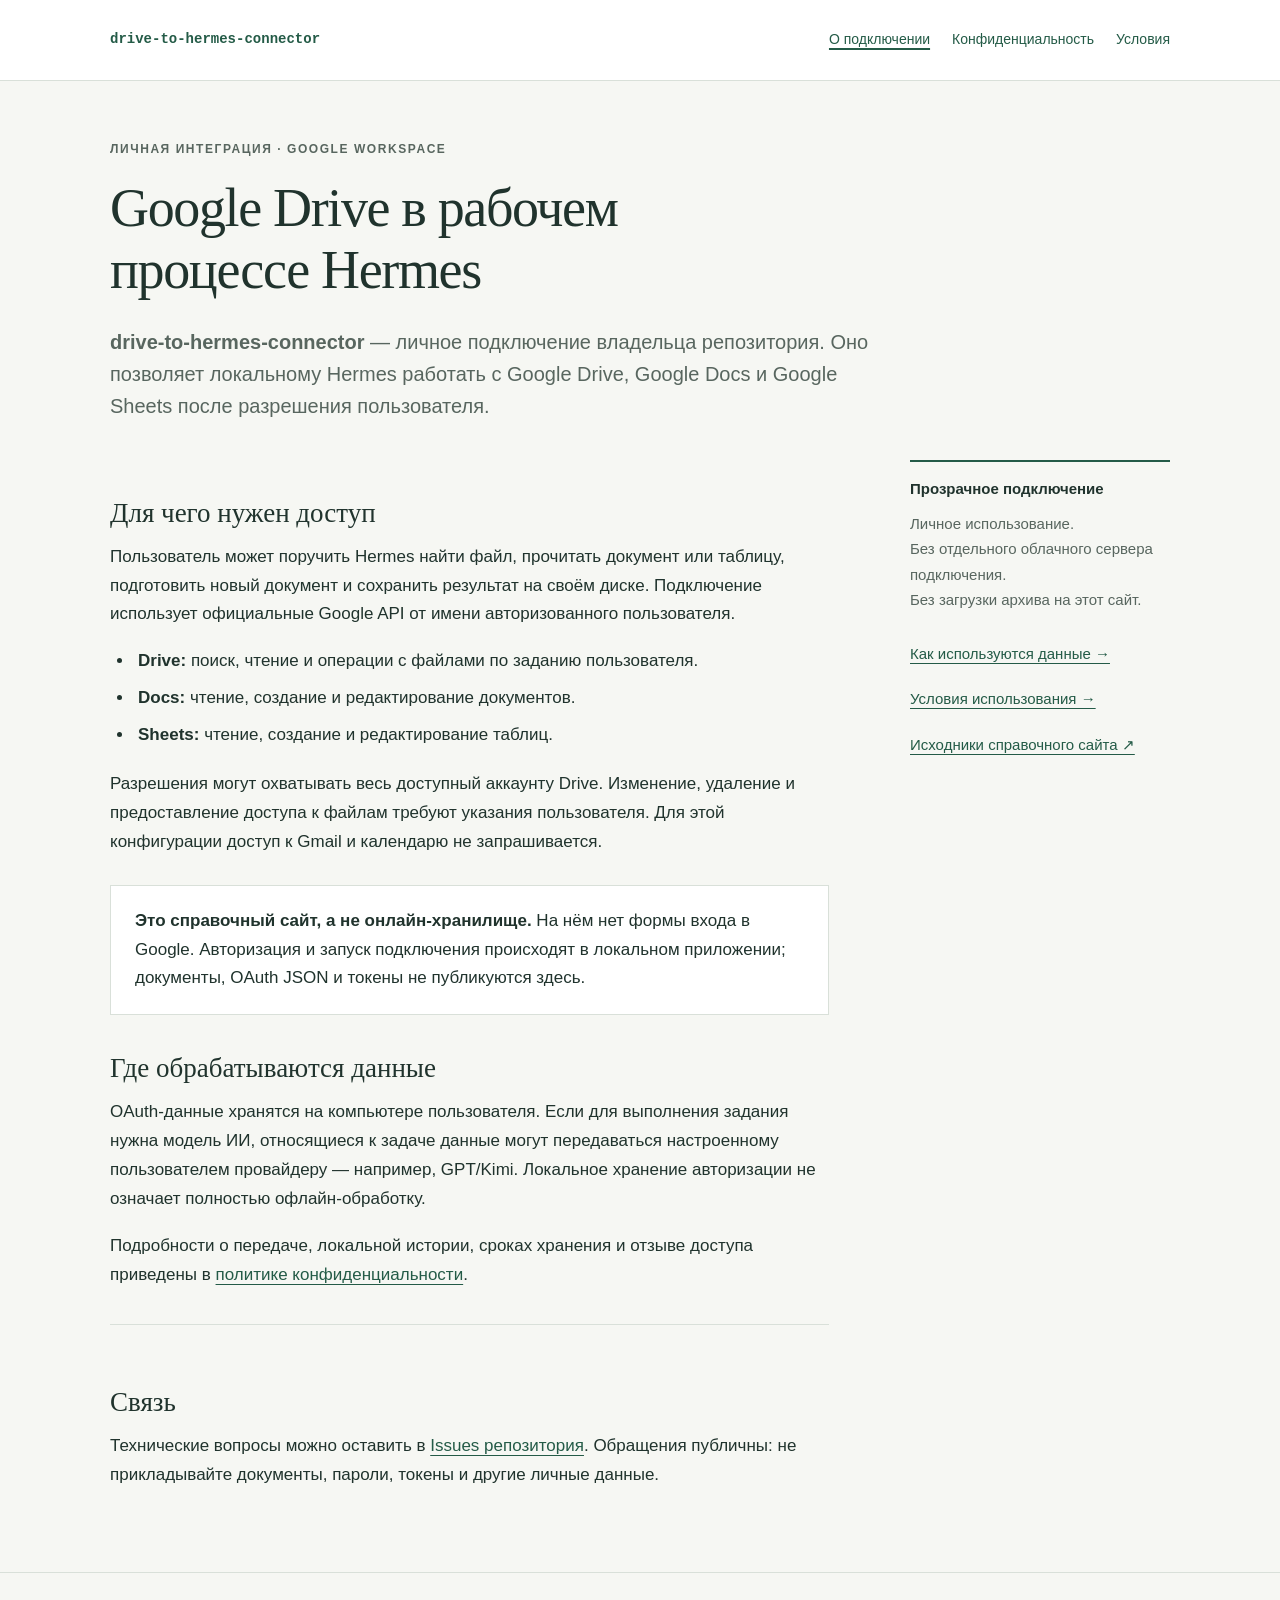
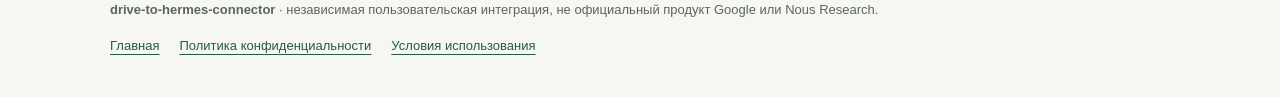
<file: docs/index.html>
<!doctype html>
<html lang="ru">
<head>
<meta charset="utf-8"><meta name="viewport" content="width=device-width, initial-scale=1">
<title>drive-to-hermes-connector — личное подключение Google Drive</title>
<meta name="description" content="Описание личного подключения Google Drive, Docs и Sheets к локальному Hermes, его разрешений и правил использования данных.">
<link rel="stylesheet" href="style.css">
</head>
<body>
<a class="skip" href="#content">К содержанию</a>
<header><div class="wrap topline"><a class="brand" href="index.html">drive-to-hermes-connector</a><nav aria-label="Основная навигация"><a href="index.html" aria-current="page">О подключении</a><a href="privacy.html">Конфиденциальность</a><a href="terms.html">Условия</a></nav></div></header>
<main id="content" class="wrap">
<p class="eyebrow">Личная интеграция · Google Workspace</p>
<h1>Google Drive в рабочем процессе Hermes</h1>
<p class="lead"><strong>drive-to-hermes-connector</strong> — личное подключение владельца репозитория. Оно позволяет локальному Hermes работать с Google Drive, Google Docs и Google Sheets после разрешения пользователя.</p>
<div class="layout"><article class="prose">
<h2>Для чего нужен доступ</h2>
<p>Пользователь может поручить Hermes найти файл, прочитать документ или таблицу, подготовить новый документ и сохранить результат на своём диске. Подключение использует официальные Google API от имени авторизованного пользователя.</p>
<ul><li><strong>Drive:</strong> поиск, чтение и операции с файлами по заданию пользователя.</li><li><strong>Docs:</strong> чтение, создание и редактирование документов.</li><li><strong>Sheets:</strong> чтение, создание и редактирование таблиц.</li></ul>
<p>Разрешения могут охватывать весь доступный аккаунту Drive. Изменение, удаление и предоставление доступа к файлам требуют указания пользователя. Для этой конфигурации доступ к Gmail и календарю не запрашивается.</p>
<div class="note"><p><strong>Это справочный сайт, а не онлайн-хранилище.</strong> На нём нет формы входа в Google. Авторизация и запуск подключения происходят в локальном приложении; документы, OAuth JSON и токены не публикуются здесь.</p></div>
<h2>Где обрабатываются данные</h2>
<p>OAuth-данные хранятся на компьютере пользователя. Если для выполнения задания нужна модель ИИ, относящиеся к задаче данные могут передаваться настроенному пользователем провайдеру — например, GPT/Kimi. Локальное хранение авторизации не означает полностью офлайн-обработку.</p>
<p>Подробности о передаче, локальной истории, сроках хранения и отзыве доступа приведены в <a href="privacy.html">политике конфиденциальности</a>.</p>
<section id="contact" class="rule"><h2>Связь</h2><p>Технические вопросы можно оставить в <a href="https://github.com/PythonCodingEnjoyer/drive-to-hermes-connector/issues">Issues репозитория</a>. Обращения публичны: не прикладывайте документы, пароли, токены и другие личные данные.</p></section>
</article><aside class="side" aria-label="Сведения о сайте"><h2>Прозрачное подключение</h2><p>Личное использование.<br>Без отдельного облачного сервера подключения.<br>Без загрузки архива на этот сайт.</p><a href="privacy.html">Как используются данные →</a><a href="terms.html">Условия использования →</a><a href="https://github.com/PythonCodingEnjoyer/drive-to-hermes-connector">Исходники справочного сайта ↗</a></aside></div>
</main>
<footer><div class="wrap"><p><strong>drive-to-hermes-connector</strong> · независимая пользовательская интеграция, не официальный продукт Google или Nous Research.</p><div class="footerlinks"><a href="index.html">Главная</a><a href="privacy.html">Политика конфиденциальности</a><a href="terms.html">Условия использования</a></div></div></footer>
</body></html>
</file>
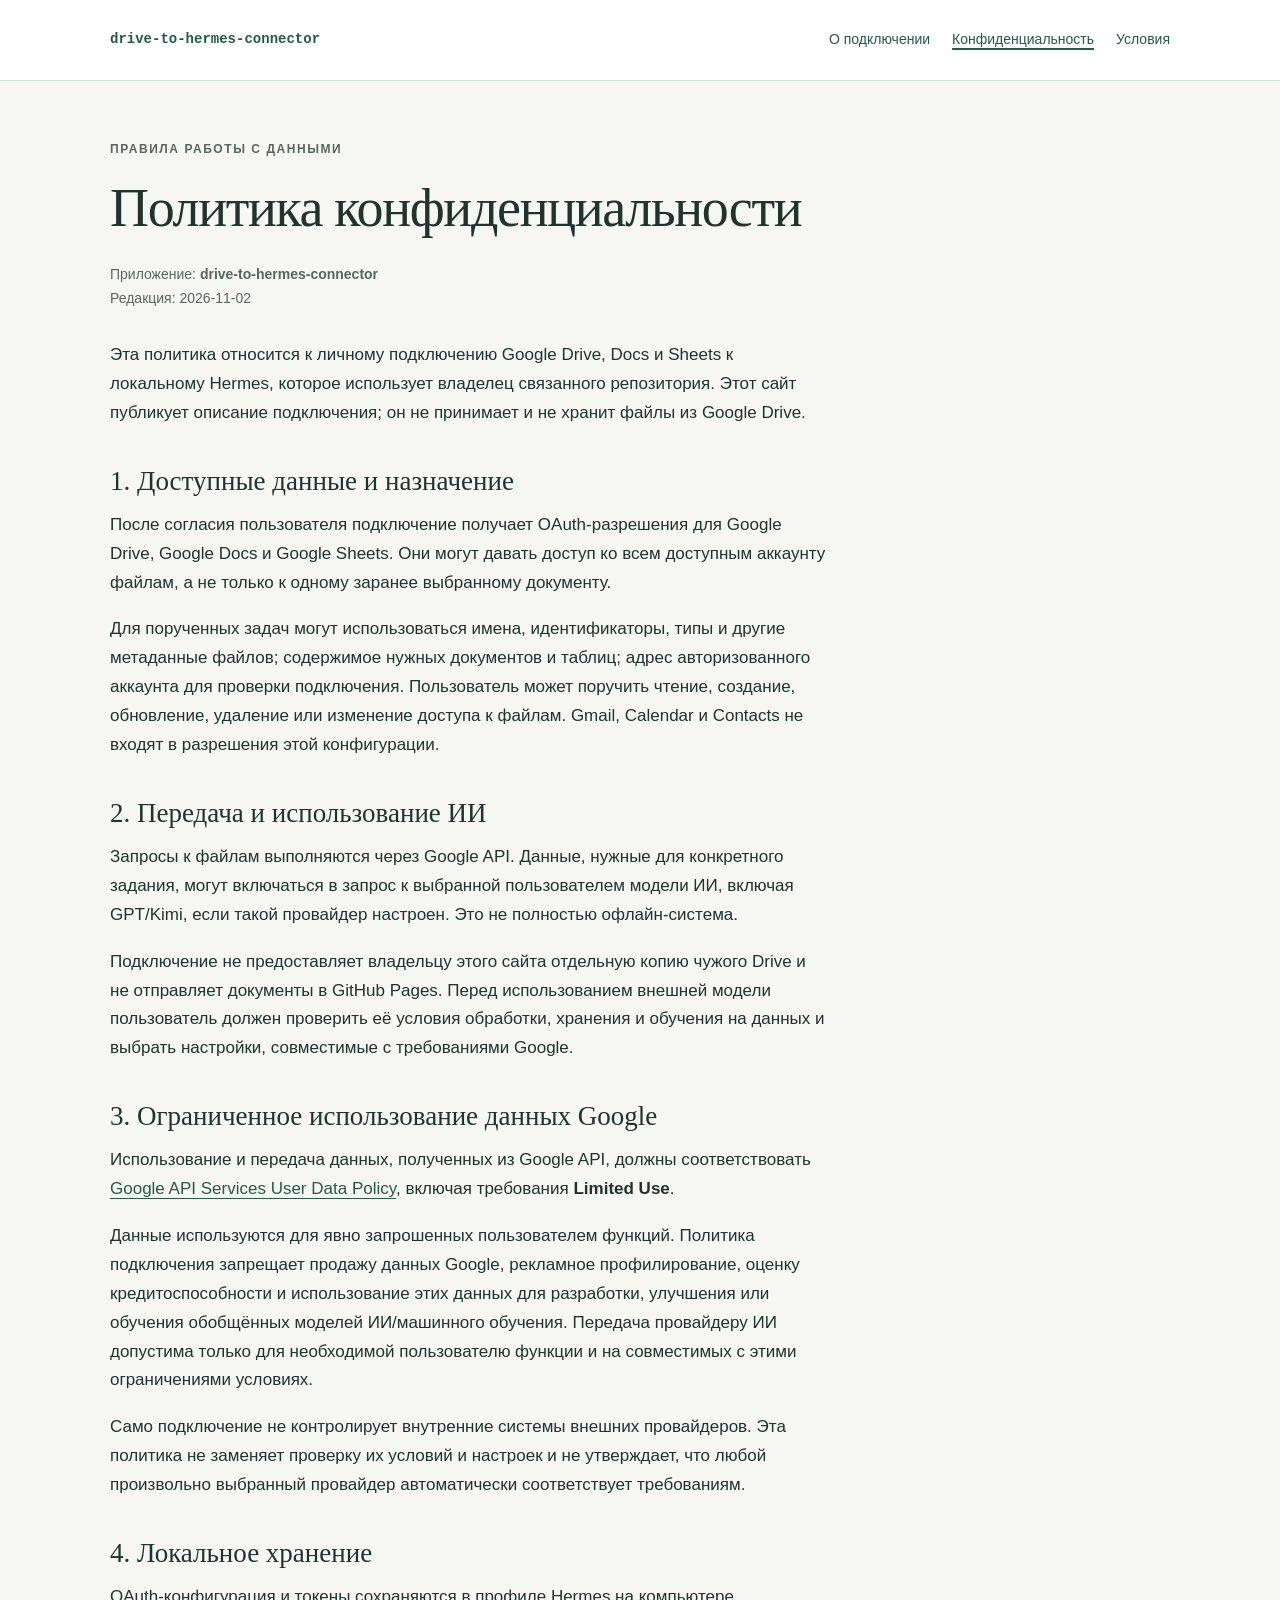
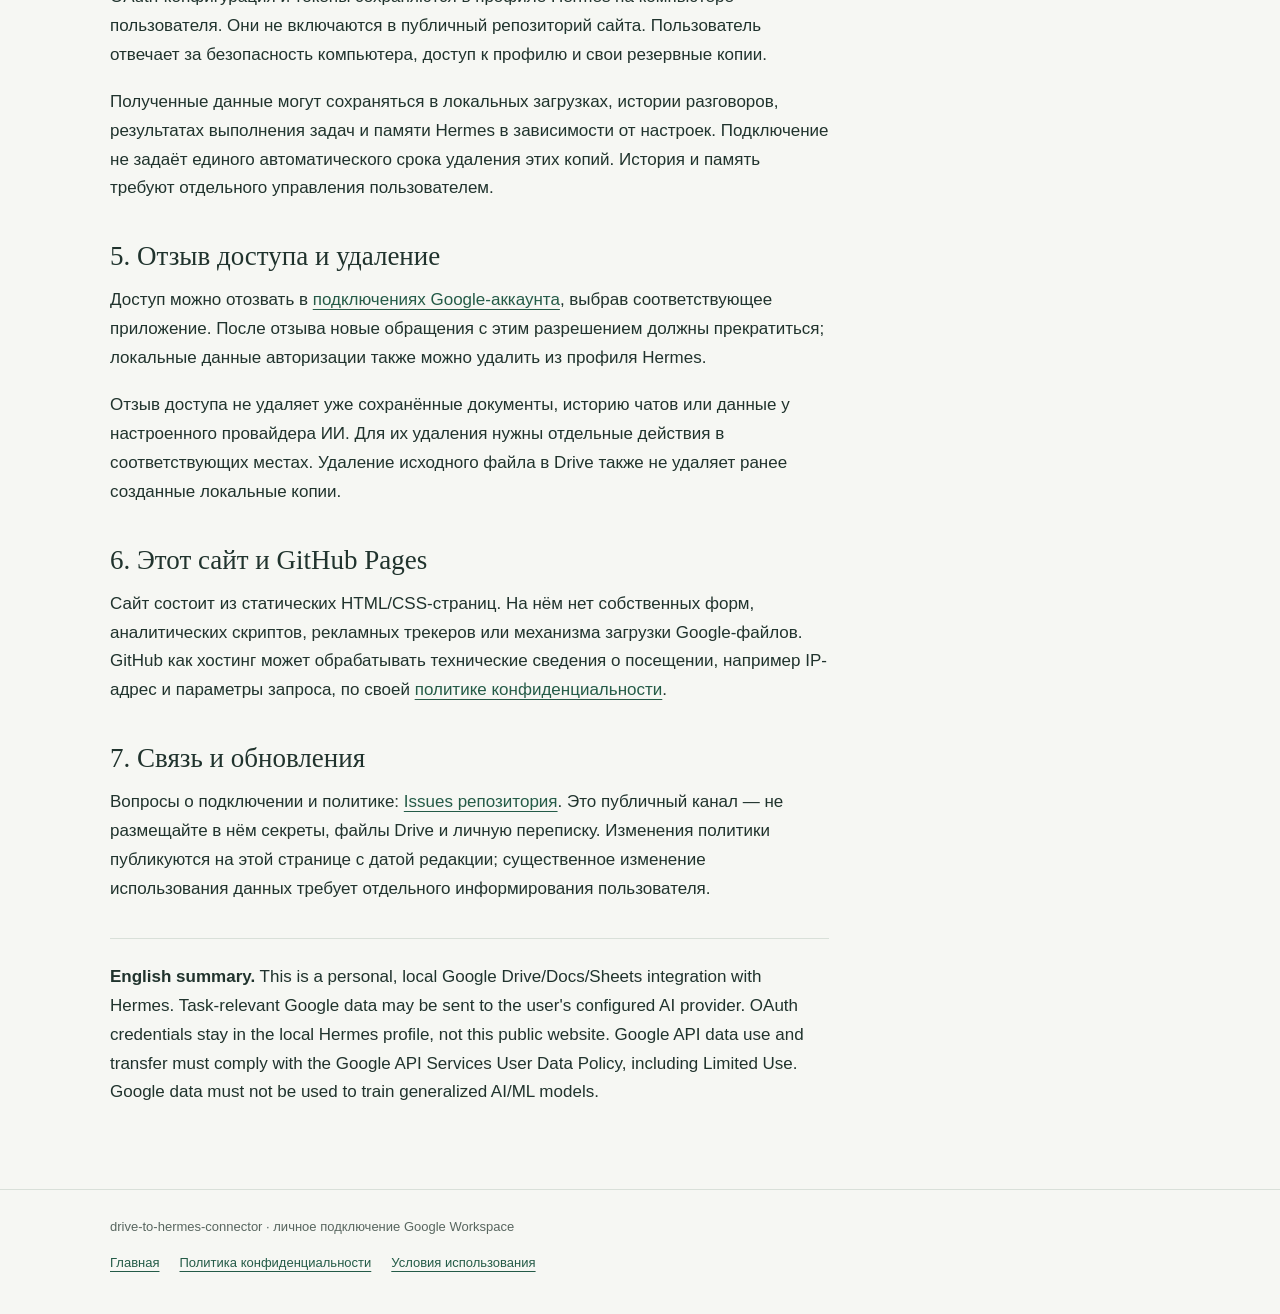
<file: docs/privacy.html>
<!doctype html>
<html lang="ru">
<head><meta charset="utf-8"><meta name="viewport" content="width=device-width, initial-scale=1"><title>Конфиденциальность — drive-to-hermes-connector</title><meta name="description" content="Какие данные использует личное подключение Drive к Hermes, кому они могут передаваться и как отозвать доступ."><link rel="stylesheet" href="style.css"></head>
<body><a class="skip" href="#content">К содержанию</a>
<header><div class="wrap topline"><a class="brand" href="index.html">drive-to-hermes-connector</a><nav aria-label="Основная навигация"><a href="index.html">О подключении</a><a href="privacy.html" aria-current="page">Конфиденциальность</a><a href="terms.html">Условия</a></nav></div></header>
<main id="content" class="wrap"><p class="eyebrow">Правила работы с данными</p><h1>Политика конфиденциальности</h1><p class="meta">Приложение: <strong>drive-to-hermes-connector</strong><br>Редакция: <time datetime="2026-11-02">2026-11-02</time></p>
<article class="prose">
<p>Эта политика относится к личному подключению Google Drive, Docs и Sheets к локальному Hermes, которое использует владелец связанного репозитория. Этот сайт публикует описание подключения; он не принимает и не хранит файлы из Google Drive.</p>
<h2>1. Доступные данные и назначение</h2>
<p>После согласия пользователя подключение получает OAuth-разрешения для Google Drive, Google Docs и Google Sheets. Они могут давать доступ ко всем доступным аккаунту файлам, а не только к одному заранее выбранному документу.</p>
<p>Для порученных задач могут использоваться имена, идентификаторы, типы и другие метаданные файлов; содержимое нужных документов и таблиц; адрес авторизованного аккаунта для проверки подключения. Пользователь может поручить чтение, создание, обновление, удаление или изменение доступа к файлам. Gmail, Calendar и Contacts не входят в разрешения этой конфигурации.</p>
<h2>2. Передача и использование ИИ</h2>
<p>Запросы к файлам выполняются через Google API. Данные, нужные для конкретного задания, могут включаться в запрос к выбранной пользователем модели ИИ, включая GPT/Kimi, если такой провайдер настроен. Это не полностью офлайн-система.</p>
<p>Подключение не предоставляет владельцу этого сайта отдельную копию чужого Drive и не отправляет документы в GitHub Pages. Перед использованием внешней модели пользователь должен проверить её условия обработки, хранения и обучения на данных и выбрать настройки, совместимые с требованиями Google.</p>
<h2>3. Ограниченное использование данных Google</h2>
<p>Использование и передача данных, полученных из Google API, должны соответствовать <a href="https://developers.google.com/terms/api-services-user-data-policy">Google API Services User Data Policy</a>, включая требования <strong>Limited Use</strong>.</p>
<p>Данные используются для явно запрошенных пользователем функций. Политика подключения запрещает продажу данных Google, рекламное профилирование, оценку кредитоспособности и использование этих данных для разработки, улучшения или обучения обобщённых моделей ИИ/машинного обучения. Передача провайдеру ИИ допустима только для необходимой пользователю функции и на совместимых с этими ограничениями условиях.</p>
<p>Само подключение не контролирует внутренние системы внешних провайдеров. Эта политика не заменяет проверку их условий и настроек и не утверждает, что любой произвольно выбранный провайдер автоматически соответствует требованиям.</p>
<h2>4. Локальное хранение</h2>
<p>OAuth-конфигурация и токены сохраняются в профиле Hermes на компьютере пользователя. Они не включаются в публичный репозиторий сайта. Пользователь отвечает за безопасность компьютера, доступ к профилю и свои резервные копии.</p>
<p>Полученные данные могут сохраняться в локальных загрузках, истории разговоров, результатах выполнения задач и памяти Hermes в зависимости от настроек. Подключение не задаёт единого автоматического срока удаления этих копий. История и память требуют отдельного управления пользователем.</p>
<h2>5. Отзыв доступа и удаление</h2>
<p>Доступ можно отозвать в <a href="https://myaccount.google.com/connections">подключениях Google-аккаунта</a>, выбрав соответствующее приложение. После отзыва новые обращения с этим разрешением должны прекратиться; локальные данные авторизации также можно удалить из профиля Hermes.</p>
<p>Отзыв доступа не удаляет уже сохранённые документы, историю чатов или данные у настроенного провайдера ИИ. Для их удаления нужны отдельные действия в соответствующих местах. Удаление исходного файла в Drive также не удаляет ранее созданные локальные копии.</p>
<h2>6. Этот сайт и GitHub Pages</h2>
<p>Сайт состоит из статических HTML/CSS-страниц. На нём нет собственных форм, аналитических скриптов, рекламных трекеров или механизма загрузки Google-файлов. GitHub как хостинг может обрабатывать технические сведения о посещении, например IP-адрес и параметры запроса, по своей <a href="https://docs.github.com/en/site-policy/privacy-policies/github-general-privacy-statement">политике конфиденциальности</a>.</p>
<h2>7. Связь и обновления</h2>
<p>Вопросы о подключении и политике: <a href="https://github.com/PythonCodingEnjoyer/drive-to-hermes-connector/issues">Issues репозитория</a>. Это публичный канал — не размещайте в нём секреты, файлы Drive и личную переписку. Изменения политики публикуются на этой странице с датой редакции; существенное изменение использования данных требует отдельного информирования пользователя.</p>
<p class="rule" lang="en"><strong>English summary.</strong> This is a personal, local Google Drive/Docs/Sheets integration with Hermes. Task-relevant Google data may be sent to the user's configured AI provider. OAuth credentials stay in the local Hermes profile, not this public website. Google API data use and transfer must comply with the Google API Services User Data Policy, including Limited Use. Google data must not be used to train generalized AI/ML models.</p>
</article></main><footer><div class="wrap"><p>drive-to-hermes-connector · личное подключение Google Workspace</p><div class="footerlinks"><a href="index.html">Главная</a><a href="privacy.html">Политика конфиденциальности</a><a href="terms.html">Условия использования</a></div></div></footer>
</body></html>
</file>
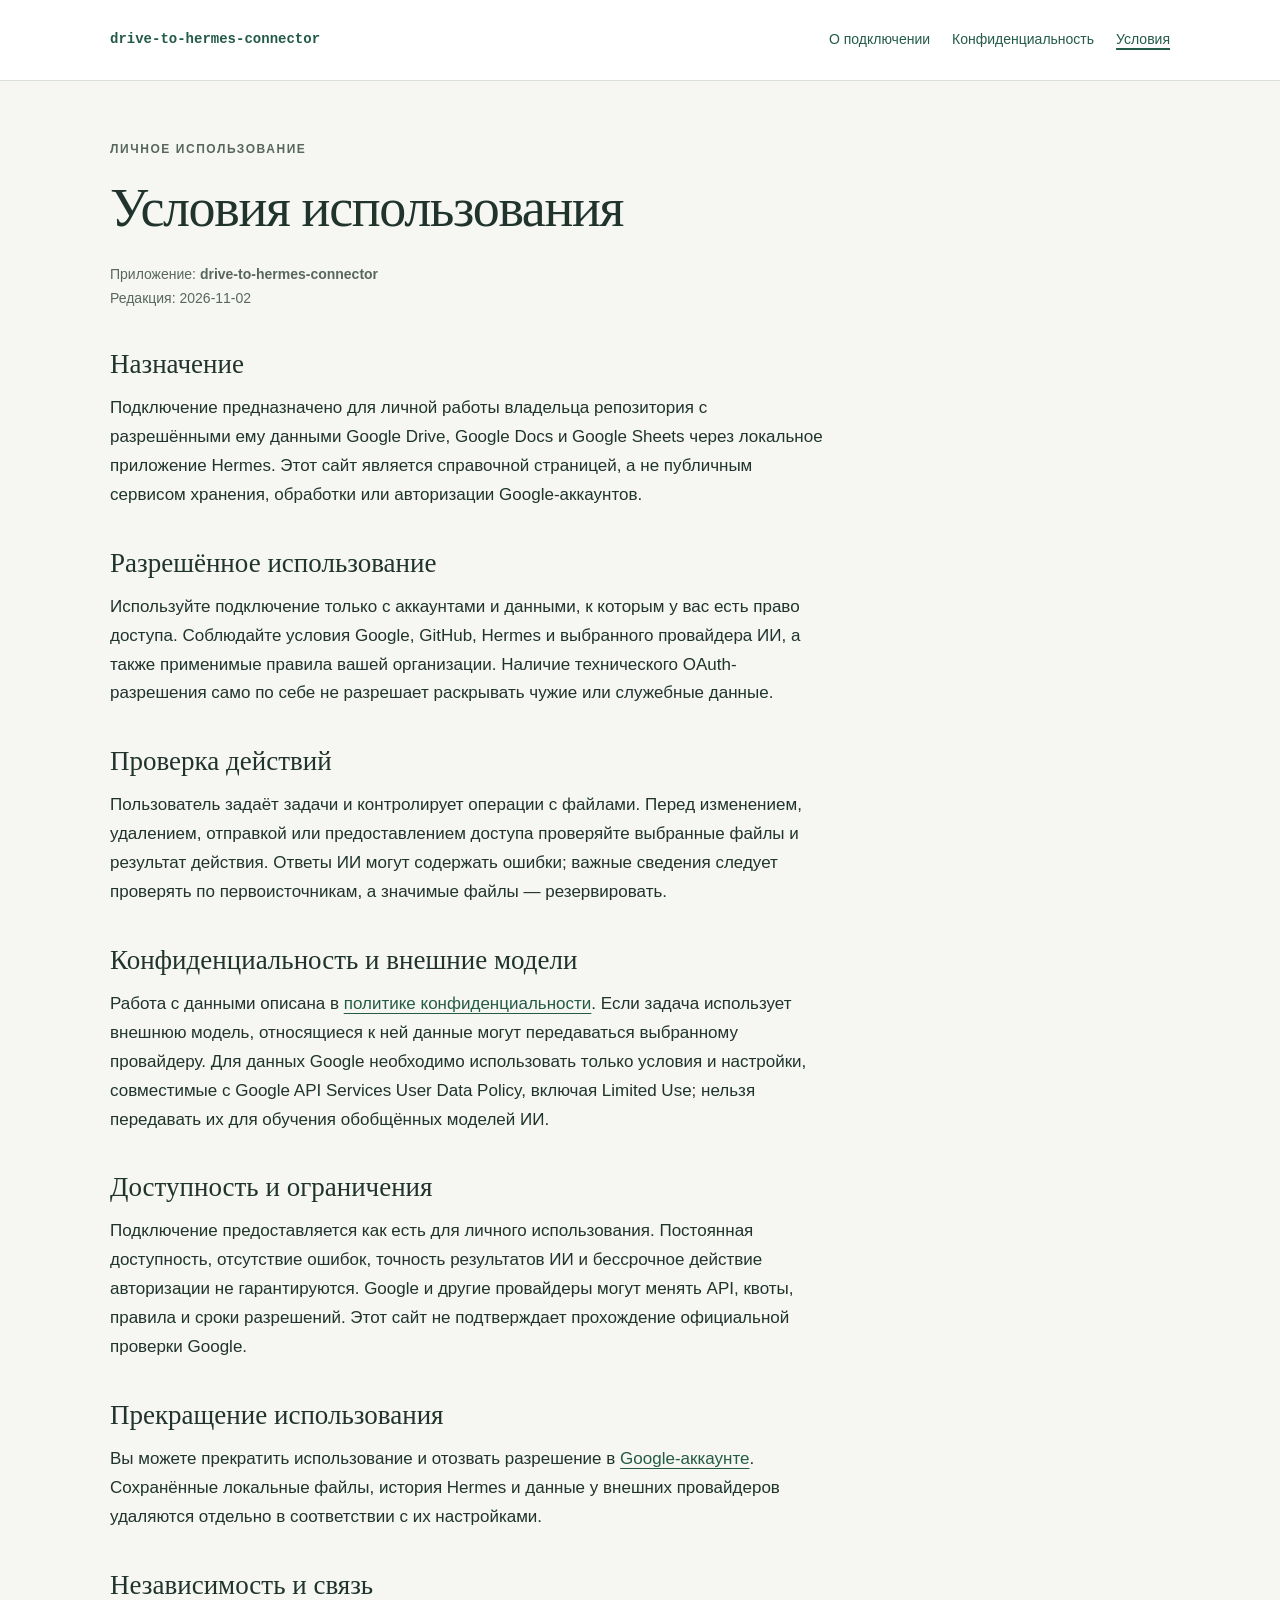
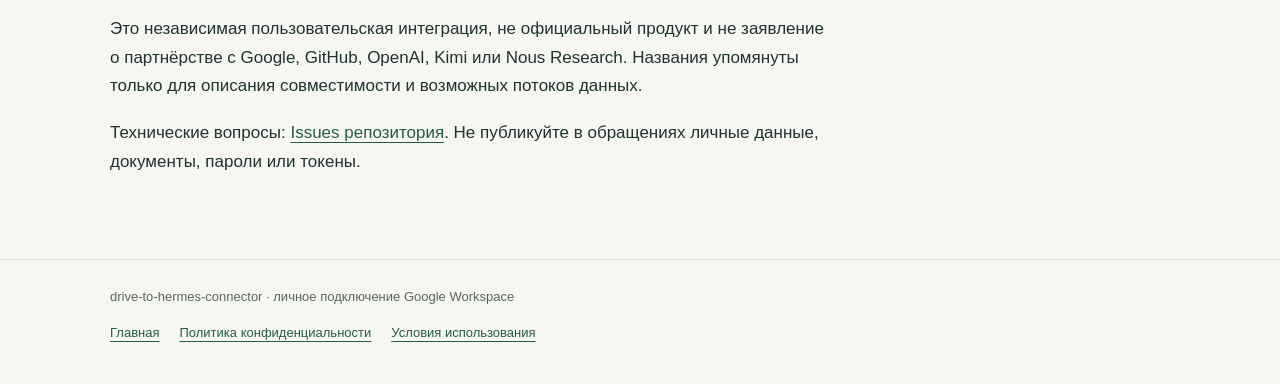
<file: docs/terms.html>
<!doctype html>
<html lang="ru">
<head><meta charset="utf-8"><meta name="viewport" content="width=device-width, initial-scale=1"><title>Условия — drive-to-hermes-connector</title><meta name="description" content="Условия личного использования подключения Google Drive, Docs и Sheets к Hermes."><link rel="stylesheet" href="style.css"></head>
<body><a class="skip" href="#content">К содержанию</a>
<header><div class="wrap topline"><a class="brand" href="index.html">drive-to-hermes-connector</a><nav aria-label="Основная навигация"><a href="index.html">О подключении</a><a href="privacy.html">Конфиденциальность</a><a href="terms.html" aria-current="page">Условия</a></nav></div></header>
<main id="content" class="wrap"><p class="eyebrow">Личное использование</p><h1>Условия использования</h1><p class="meta">Приложение: <strong>drive-to-hermes-connector</strong><br>Редакция: <time datetime="2026-11-02">2026-11-02</time></p><article class="prose">
<h2>Назначение</h2><p>Подключение предназначено для личной работы владельца репозитория с разрешёнными ему данными Google Drive, Google Docs и Google Sheets через локальное приложение Hermes. Этот сайт является справочной страницей, а не публичным сервисом хранения, обработки или авторизации Google-аккаунтов.</p>
<h2>Разрешённое использование</h2><p>Используйте подключение только с аккаунтами и данными, к которым у вас есть право доступа. Соблюдайте условия Google, GitHub, Hermes и выбранного провайдера ИИ, а также применимые правила вашей организации. Наличие технического OAuth-разрешения само по себе не разрешает раскрывать чужие или служебные данные.</p>
<h2>Проверка действий</h2><p>Пользователь задаёт задачи и контролирует операции с файлами. Перед изменением, удалением, отправкой или предоставлением доступа проверяйте выбранные файлы и результат действия. Ответы ИИ могут содержать ошибки; важные сведения следует проверять по первоисточникам, а значимые файлы — резервировать.</p>
<h2>Конфиденциальность и внешние модели</h2><p>Работа с данными описана в <a href="privacy.html">политике конфиденциальности</a>. Если задача использует внешнюю модель, относящиеся к ней данные могут передаваться выбранному провайдеру. Для данных Google необходимо использовать только условия и настройки, совместимые с Google API Services User Data Policy, включая Limited Use; нельзя передавать их для обучения обобщённых моделей ИИ.</p>
<h2>Доступность и ограничения</h2><p>Подключение предоставляется как есть для личного использования. Постоянная доступность, отсутствие ошибок, точность результатов ИИ и бессрочное действие авторизации не гарантируются. Google и другие провайдеры могут менять API, квоты, правила и сроки разрешений. Этот сайт не подтверждает прохождение официальной проверки Google.</p>
<h2>Прекращение использования</h2><p>Вы можете прекратить использование и отозвать разрешение в <a href="https://myaccount.google.com/connections">Google-аккаунте</a>. Сохранённые локальные файлы, история Hermes и данные у внешних провайдеров удаляются отдельно в соответствии с их настройками.</p>
<h2>Независимость и связь</h2><p>Это независимая пользовательская интеграция, не официальный продукт и не заявление о партнёрстве с Google, GitHub, OpenAI, Kimi или Nous Research. Названия упомянуты только для описания совместимости и возможных потоков данных.</p><p>Технические вопросы: <a href="https://github.com/PythonCodingEnjoyer/drive-to-hermes-connector/issues">Issues репозитория</a>. Не публикуйте в обращениях личные данные, документы, пароли или токены.</p>
</article></main><footer><div class="wrap"><p>drive-to-hermes-connector · личное подключение Google Workspace</p><div class="footerlinks"><a href="index.html">Главная</a><a href="privacy.html">Политика конфиденциальности</a><a href="terms.html">Условия использования</a></div></div></footer></body></html>
</file>
<file: docs/style.css>
/* Static, dependency-free informational pages. */
:root { color-scheme: light; --paper:#f6f7f3; --surface:#fff; --ink:#20332d; --muted:#58665f; --line:#d9e0d9; --accent:#245b47; }
* { box-sizing:border-box; }
html { scroll-padding-top:24px; }
body { margin:0; background:var(--paper); color:var(--ink); font-family:Arial,Helvetica,sans-serif; font-size:17px; line-height:1.7; }
a { color:var(--accent); text-underline-offset:4px; }
a:hover { text-decoration-thickness:2px; }
a:focus-visible { outline:3px solid #b47524; outline-offset:5px; border-radius:2px; }
.skip { position:absolute; left:20px; top:-80px; padding:10px 16px; background:var(--surface); z-index:3; }
.skip:focus { top:12px; }
.wrap { width:min(1060px,calc(100% - 48px)); margin-inline:auto; }
header { border-bottom:1px solid var(--line); background:var(--surface); }
.topline { display:flex; flex-wrap:wrap; align-items:center; justify-content:space-between; gap:12px 28px; padding-block:18px; }
.brand { font-family:Consolas,'Courier New',monospace; font-size:14px; font-weight:bold; text-decoration:none; overflow-wrap:anywhere; }
nav { display:flex; flex-wrap:wrap; gap:4px 22px; }
nav a { display:inline-flex; align-items:center; min-height:44px; font-size:14px; text-decoration:none; }
nav a[aria-current=page] { text-decoration:underline; text-decoration-thickness:2px; }
main { padding-block:58px 64px; }
.eyebrow { margin:0 0 18px; font-size:12px; font-weight:bold; letter-spacing:.13em; text-transform:uppercase; color:var(--muted); }
h1,h2 { font-family:Georgia,'Times New Roman',serif; font-weight:normal; line-height:1.15; text-wrap:balance; }
h1 { max-width:840px; margin:0 0 24px; font-size:clamp(31px,4.6vw,54px); letter-spacing:-.025em; }
h2 { margin:38px 0 14px; font-size:27px; }
h3 { font-size:18px; margin:26px 0 10px; }
p { margin:0 0 18px; }
.lead { max-width:760px; font-size:20px; line-height:1.6; color:var(--muted); }
.layout { display:grid; grid-template-columns:minmax(0,1fr) 260px; gap:58px; margin-top:38px; }
.prose { max-width:76ch; }
.prose ul,.prose ol { padding-left:24px; margin:0 0 20px; }
.prose li { padding-left:4px; margin-bottom:8px; }
.side { align-self:start; border-top:2px solid var(--accent); padding-top:18px; font-size:15px; }
.side h2 { margin-top:0; font:700 15px Arial,Helvetica,sans-serif; }
.side p { color:var(--muted); }
.side a { display:block; padding-block:10px; min-height:44px; }
.note { padding:21px 24px; border:1px solid var(--line); background:var(--surface); margin:28px 0; }
.note p:last-child { margin-bottom:0; }
.meta { color:var(--muted); font-size:14px; margin-bottom:30px; }
.rule { margin-top:34px; padding-top:24px; border-top:1px solid var(--line); }
footer { border-top:1px solid var(--line); padding-block:26px 34px; font-size:13px; color:var(--muted); }
footer p { margin-bottom:8px; }
footer a { display:inline-block; padding-block:6px; }
.footerlinks { display:flex; flex-wrap:wrap; gap:0 20px; }
code { font-family:Consolas,'Courier New',monospace; font-size:.9em; overflow-wrap:anywhere; }
@media(max-width:760px) { .layout { grid-template-columns:1fr; gap:30px; } main { padding-block:36px 42px; } .wrap { width:calc(100% - 36px); } .lead { font-size:18px; } h2 { font-size:25px; } nav { gap:0 18px; } .note { padding:17px; } }
@media print { body { background:white; color:black; font-size:12pt; } header,footer,.side,.skip { display:none; } main { padding:0; } .layout { display:block; } .wrap { width:100%; } }
</file>
